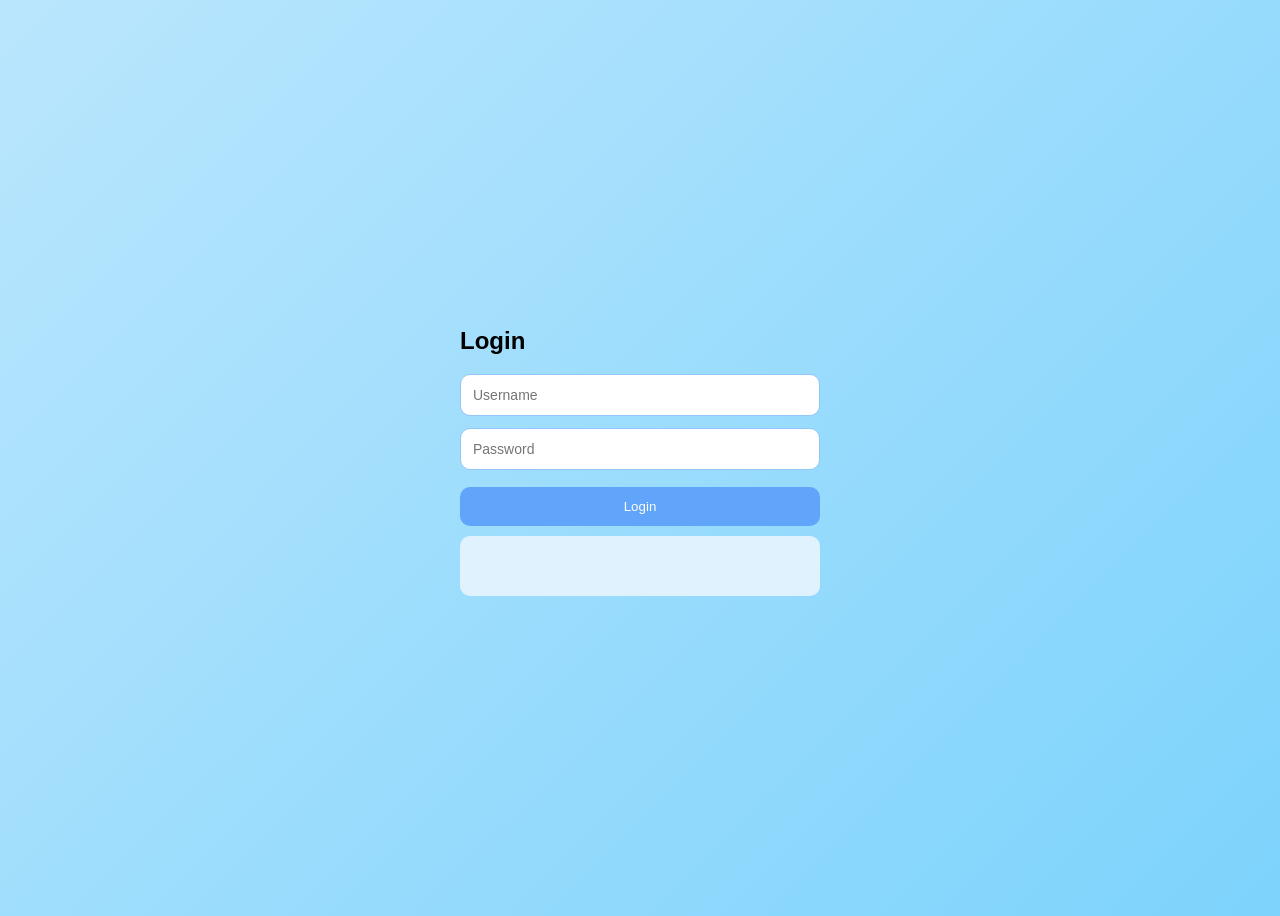
<file: fetch/index.html>
<!DOCTYPE html>
<html lang="en">
<head>
  <meta charset="UTF-8">
  <title>Login</title>
  <link rel="stylesheet" href="./css/style.css">
</head>
<body>

  <div class="container">
    <h2>Login</h2>

    <input type="text" id="username" placeholder="Username">
    <input type="password" id="password" placeholder="Password">

    <button onclick="login()">Login</button>

    <pre id="output"></pre>
  </div>
  <script src="./js/fetch.js"></script>
</body>
</html>
</file>
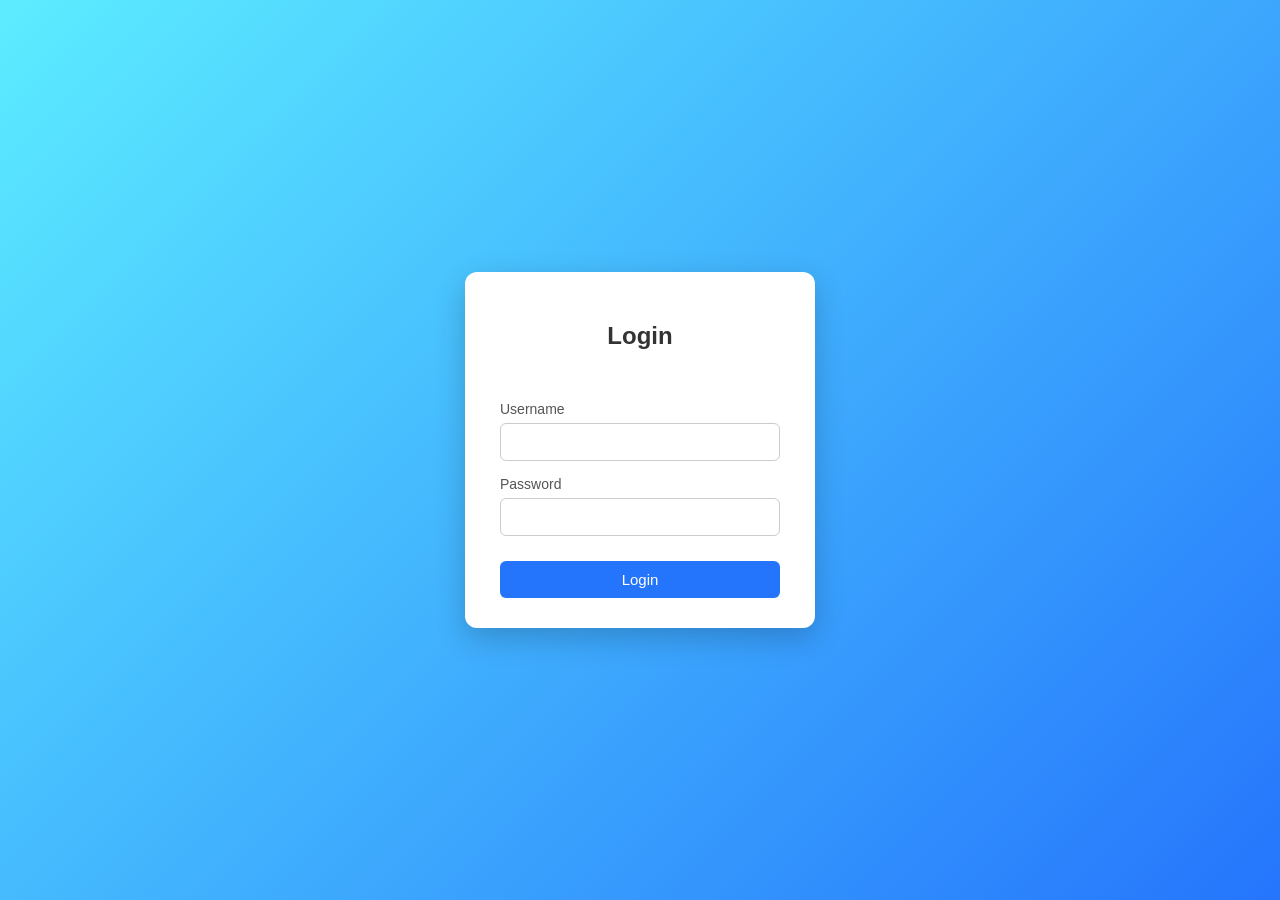
<file: first-js/index.html>
<!DOCTYPE html>
<html lang="en">
<head>
<meta charset="UTF-8">
<title>Login</title>
<link rel="stylesheet" href="./css/style.css">
<script src="./js/login.js"></script>
</head>

<body>

<div class="login-container">
    <h2>Login</h2>
    <p class="error" id="error"></p>

    <form method="POST" action="">
        <div class="form-group">
            <label>Username</label>
            <input type="text" id="username">
        </div>

        <div class="form-group">
            <label>Password</label>
            <input type="password" id="password">
        </div>

        <button class="login-btn" type="button" onclick="login()">Login</button>
    </form>
</div>

</body>
</html>
</file>
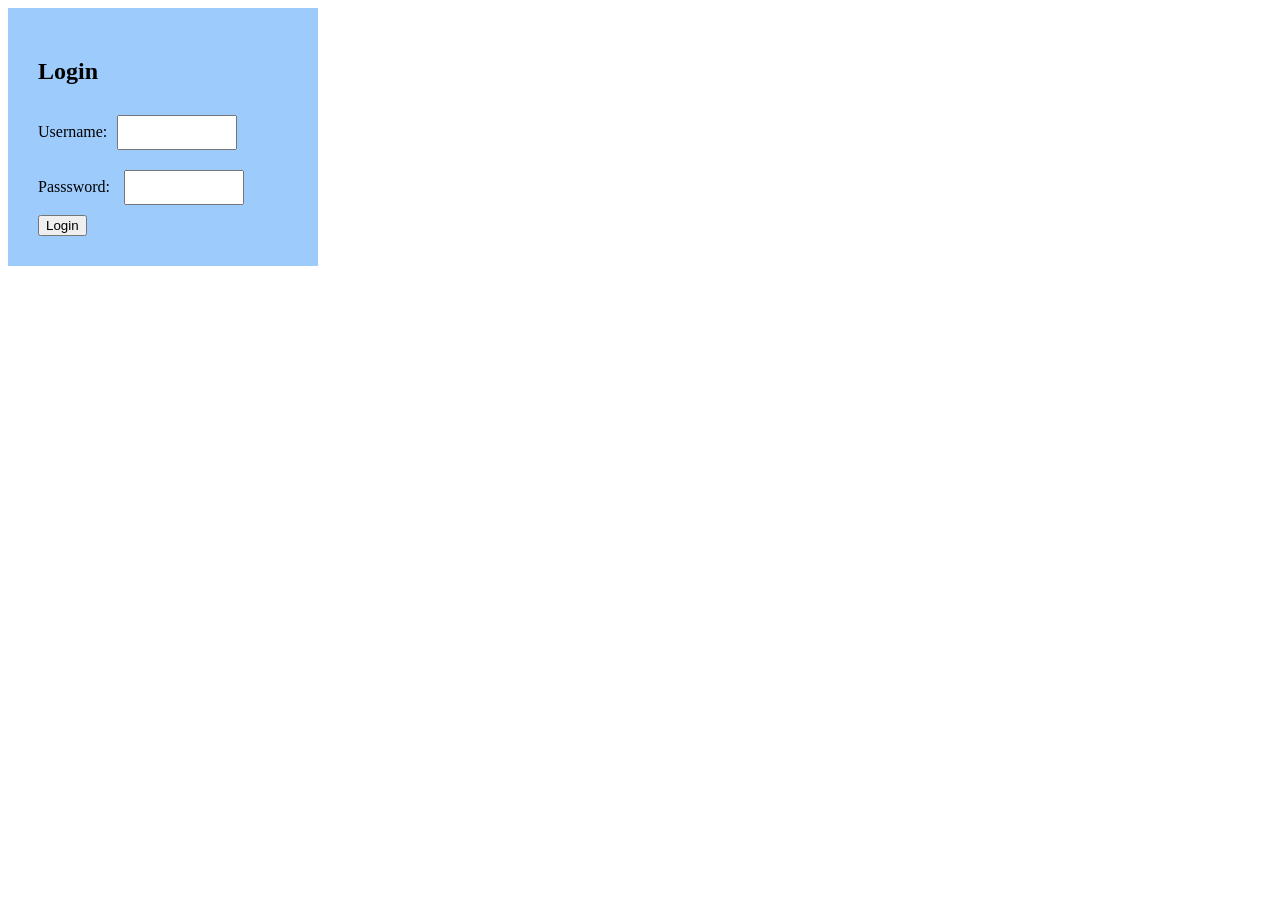
<file: firstactivity/index.html>
<!DOCTYPE html>
<html lang="en">
<head>
    <meta charset="UTF-8">
    <meta name="viewport" content="width=<device-width>, initial-scale=1.0">
    <title>Document</title>

    <style>
        buttom {
            padding: 10px 20px;
            background: #9dcbfc;
            color: white;
            border: none;
            boarder-radius: 5px;
            cursor: pointer;
        }
        .login-box {
            background: #9dcbfc;
            padding: 30px;
            width: 250px;
            boarder-radius: 10px;
            border-shadow: 0 0 10px #92d9eb;
        }
        input {
            width: 100px;
            padding: 8px;
            margin: 10px;
        }

        button:hover {
            width: 100px;
            padding: 8px;
            background-color: #5e93cc;
            color: rgb(120, 134, 196);
            boarder: none;
        }
    </style>

</head>
<body>
    <div class="login-box"> 
        <h2>Login</h2>
    Username:<input type="text"name="username"><br>
    Passsword: <input type="text"name="password"><br>

    <button type="submit">Login</button>
    </div>
</body>
</html>
</file>
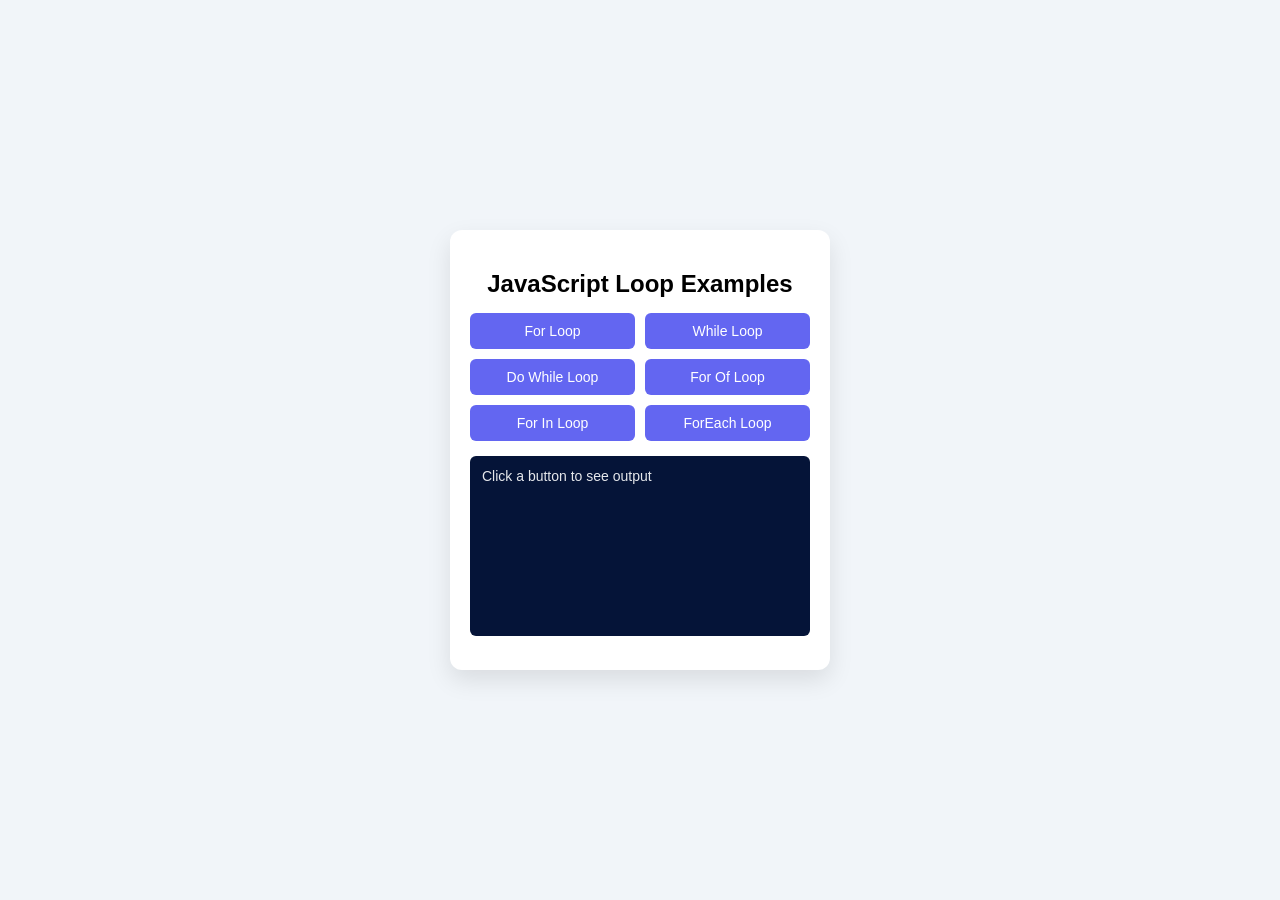
<file: loops/index.html>
<!DOCTYPE html>
<html lang="en">
<head>
  <meta charset="UTF-8">
  <title>JavaScript Loop Demo</title>
  <link rel="stylesheet" href="./css/style.css">
</head>
<body>

  <div class="container">
    <h2>JavaScript Loop Examples</h2>

    <div class="buttons">
      <button onclick="forLoop()">For Loop</button>
      <button onclick="whileLoop()">While Loop</button>
      <button onclick="doWhileLoop()">Do While Loop</button>
      <button onclick="forOfLoop()">For Of Loop</button>
      <button onclick="forInLoop()">For In Loop</button>
      <button onclick="forEachLoop()">ForEach Loop</button>
    </div>

    <!-- IMPORTANT: this ID MUST be "output" -->
    <pre id="output">Click a button to see output</pre>
  </div>

  <!-- IMPORTANT: script goes at the BOTTOM -->
  <script src="./js/script.js"></script>
</body>
</html>
</file>
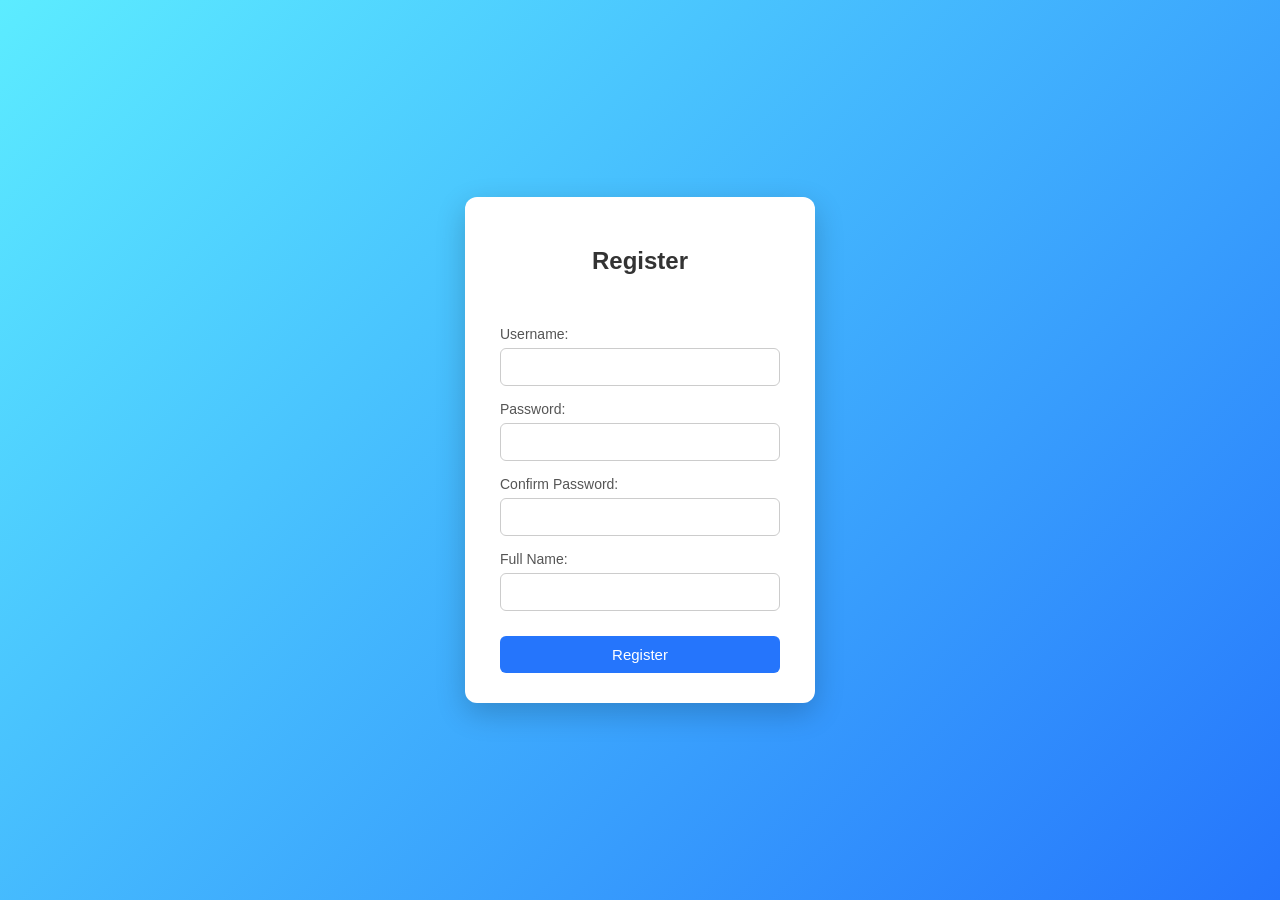
<file: first-js/register.html>
<!DOCTYPE html>
<html lang="en">
<head>
<meta charset="UTF-8">
<title>Register</title>
<link rel="stylesheet" href="./css/stylereg.css">
<script src="./js/register.js"></script>
</head>

<body>

<div class="login-container">
    <h2>Register</h2>
    <form method="POST" action="">
        <p class="error" id="error"></p>
        <div class="form-group">
            <label>Username: </label>
            <input type="text" id="username">
        </div>
        
        <div class="form-group">
            <label>Password: </label>
            <input type="password" id="password">
        </div>

        <div class="form-group">
            <label>Confirm Password: </label>
            <input type="password" id="confirmPassword">
        </div>

        <div class="form-group">
            <label>Full Name: </label>
            <input type="fullname" id="fullname">
        </div>

        <button class="register-btn" type="button" onclick="register()">Register</button>

    </form>
</div>

</body>
</html>
</file>
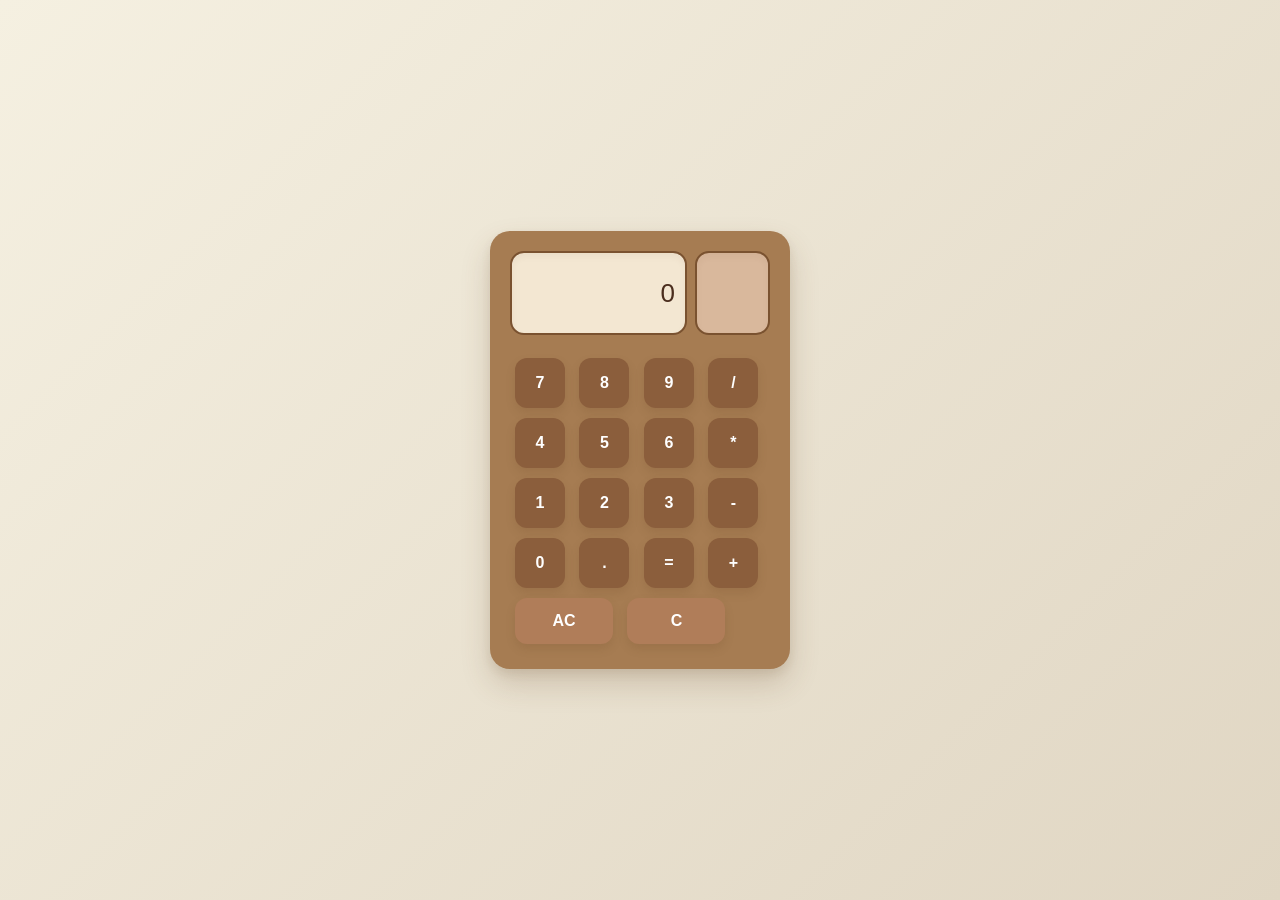
<file: functions/calculator.html>
<!DOCTYPE html>
<html lang="en">
<head>
    <meta charset="UTF-8">
    <title>Violet Calculator</title>
    <link rel="stylesheet" href="./css/calcu.css">

</head>

<body>

<div class="calculator">

    <div class="display">
        <input type="text" id="valueBox" value="0" readonly>
        <input type="text" id="operatorBox" value="" readonly>
    </div>

    <div class="buttons">
        <button class="btn" onclick="appendNumber('7')">7</button>
        <button class="btn" onclick="appendNumber('8')">8</button>
        <button class="btn" onclick="appendNumber('9')">9</button>
        <button class="btn" onclick="setOperator('/')">/</button><br>

        <button class="btn" onclick="appendNumber('4')">4</button>
        <button class="btn" onclick="appendNumber('5')">5</button>
        <button class="btn" onclick="appendNumber('6')">6</button>
        <button class="btn" onclick="setOperator('*')">*</button><br>

        <button class="btn" onclick="appendNumber('1')">1</button>
        <button class="btn" onclick="appendNumber('2')">2</button>
        <button class="btn" onclick="appendNumber('3')">3</button>
        <button class="btn" onclick="setOperator('-')">-</button><br>

        <button class="btn" onclick="appendNumber('0')">0</button>
        <button class="btn" onclick="appendNumber('.')">.</button>
        <button class="btn" onclick="calculate()">=</button>
        <button class="btn" onclick="setOperator('+')">+</button><br>

        <button class="button" onclick="clearAll()">AC</button>
        <button class="button" onclick="backspace()">C</button>
    </div>

</div>
<script src="./js/calcu.js"></script>

</body>
</html>
</file>
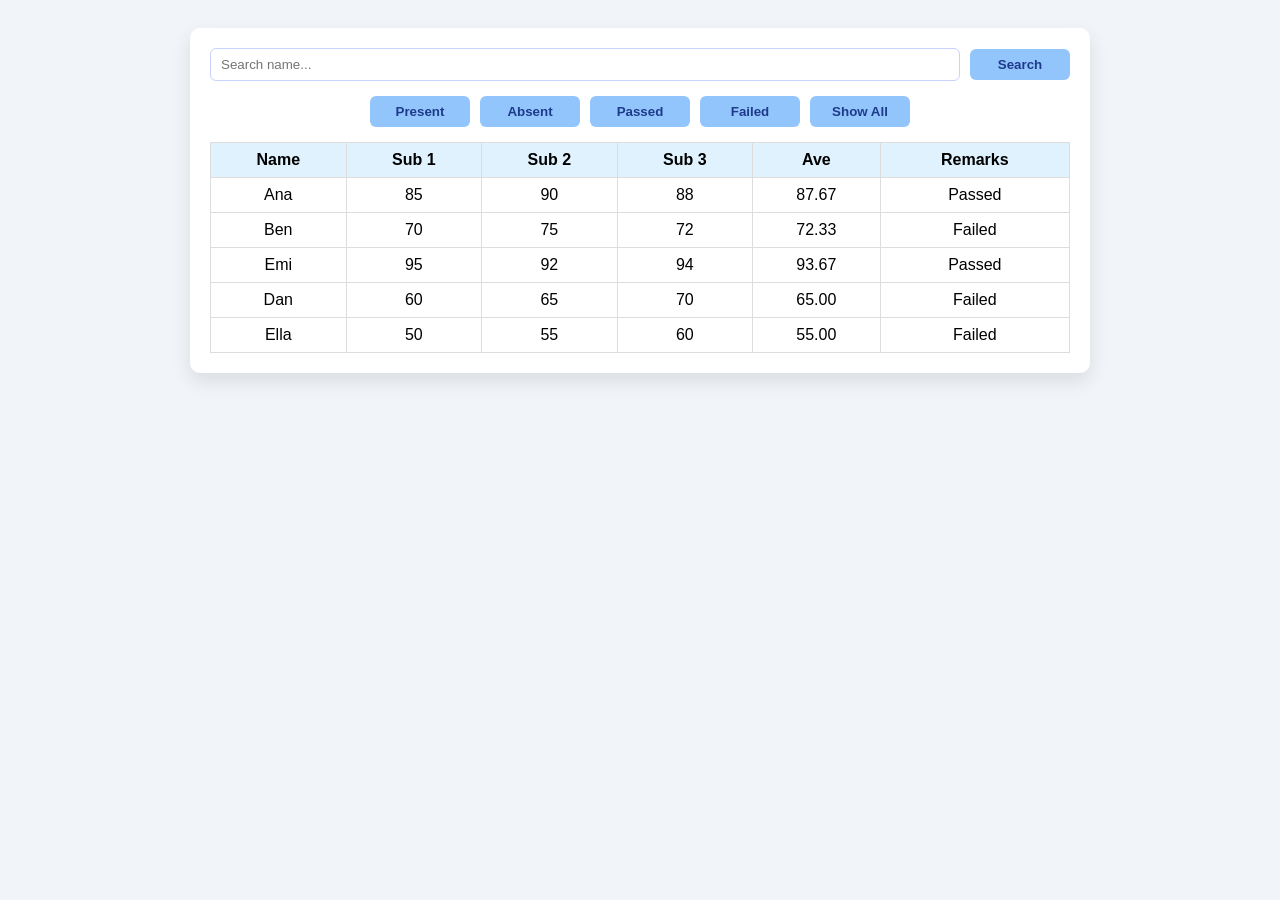
<file: loops/student_info.html>
<!DOCTYPE html>
<html lang="en">
<head>
  <meta charset="UTF-8">
  <title>Student Record</title>
  <link rel="stylesheet" href="./css/student.css">
</head>
<body>

  <div class="container">
    <div class="top-bar">
      <input type="text" id="searchInput" placeholder="Search name...">
      <button onclick="searchStudent()">Search</button>
    </div>

    <div class="filters">
      <button onclick="filterStudents('present')">Present</button>
      <button onclick="filterStudents('absent')">Absent</button>
      <button onclick="filterStudents('passed')">Passed</button>
      <button onclick="filterStudents('failed')">Failed</button>
      <button onclick="showAllStudents()">Show All</button>
    </div>

    <table>
      <thead>
        <tr>
          <th>Name</th>
          <th>Sub 1</th>
          <th>Sub 2</th>
          <th>Sub 3</th>
          <th>Ave</th>
          <th>Remarks</th>
        </tr>
      </thead>
      <tbody id="tableBody">
        <!-- data here -->
      </tbody>
    </table>
  </div>

  <script src="./js/student.js"></script>
</body>
</html>
</file>
<file: fetch/css/style.css>
/* Reset & font */
* {
  box-sizing: border-box;
  font-family: 'Poppins', sans-serif;
}

body {
  height: 100vh;
  background: linear-gradient(135deg, #bae6fd, #7dd3fc); /* soft pastel blue gradient */
  display: flex;
  justify-content: center;
  align-items: center;
}

.container {
  width: 360px;
}

/* Card */
.card {
  background: #ffffff;
  padding: 25px;
  border-radius: 16px;
  box-shadow: 0 15px 30px rgba(0,0,0,0.1);
  text-align: center;
  position: relative;
}

/* Login Header Box */
.card h2 {
  background: #60a5fa; /* pastel blue header */
  color: white;
  padding: 12px 0;
  border-radius: 12px;
  font-weight: 600;
  margin-bottom: 20px;
  text-align: center;
  box-shadow: 0 5px 10px rgba(0, 0, 0, 0.1);
}

/* Inputs */
input {
  width: 100%;
  padding: 12px;
  margin-bottom: 12px;
  border-radius: 10px;
  border: 1px solid #93c5fd;
  font-size: 14px;
  transition: border 0.3s, box-shadow 0.3s;
}

input:focus {
  border-color: #3b82f6; /* deeper pastel blue focus */
  outline: none;
  box-shadow: 0 0 8px rgba(59, 130, 246, 0.3);
}

/* Buttons */
button {
  padding: 12px;
  width: 100%;
  border: none;
  border-radius: 10px;
  background: #60a5fa; /* pastel blue button */
  color: white;
  cursor: pointer;
  margin-top: 5px;
  font-weight: 500;
  transition: background 0.3s, transform 0.2s;
}

button:hover {
  background: #3b82f6; /* deeper blue on hover */
  transform: translateY(-2px);
}

/* Multi-buttons grid */
.buttons {
  display: grid;
  grid-template-columns: repeat(3, 1fr);
  gap: 8px;
  margin-bottom: 15px;
}

/* Response box / output */
pre {
  background: #e0f2fe; /* light pastel blue */
  color: #1e3a8a; /* deep blue text */
  padding: 10px;
  border-radius: 10px;
  height: 60px; /* smaller box */
  overflow-y: auto;
  text-align: center;
  font-size: 13px;
  margin-top: 10px;
}

/* Logout button */
.logout {
  background: #93c5fd; /* lighter pastel blue */
  margin-top: 15px;
  color: #1e3a8a;
}

.logout:hover {
  background: #60a5fa;
}

/* Hidden helper class */
.hidden {
  display: none;
}

/* Error message */
#error {
  color: #2563eb; /* medium blue */
  font-size: 13px;
  margin-top: 5px;
}
</file>
<file: first-js/css/style.css>
* {
        box-sizing: border-box;
        font-family: "Poppins", Tahoma, sans-serif;
    }

    body {
        margin: 0;
        height: 100vh;
        background: linear-gradient(135deg, #5cecff, #2575fc);
        display: flex;
        justify-content: center;
        align-items: center;
    }

    .login-container {
        background: #ffffff;
        padding: 30px 35px;
        width: 350px;
        border-radius: 12px;
        box-shadow: 0 10px 30px rgba(0, 0, 0, 0.2);
    }

    .login-container h2 {
        text-align: center;
        margin-bottom: 25px;
        color: #333;
    }

    .form-group {
        margin-bottom: 15px;
    }

    .form-group label {
        display: block;
        margin-bottom: 6px;
        font-size: 14px;
        color: #555;
    }

    .form-group input {
        width: 100%;
        padding: 10px 12px;
        border-radius: 6px;
        border: 1px solid #ccc;
        font-size: 14px;
    }

    .form-group input:focus {
        outline: none;
        border-color: #2575fc;
    }

    .login-btn {
        width: 100%;
        padding: 10px;
        border: none;
        border-radius: 6px;
        background: #2575fc;
        color: #fff;
        font-size: 15px;
        cursor: pointer;
        margin-top: 10px;
    }

    .login-btn:hover {
        background: #1a5edb;
    }

    .error {
        color:#1145a5;
        padding: 5px;
        border: 2px rgba(114, 190, 241, 0.295);
        background-color:#1145a5;
        border-radius: 5px;
        visibility: hidden; 
    }
</file>
<file: loops/css/style.css>
* {
  box-sizing: border-box;
  font-family: Arial, sans-serif;
}

body {
  min-height: 100vh;
  margin: 0;
  background: #f1f5f9;
  display: flex;
  justify-content: center;
  align-items: center;
}

.container {
  background: #ffffff;
  padding: 20px;
  width: 380px;
  border-radius: 12px;
  box-shadow: 0 10px 25px rgba(0, 0, 0, 0.1);
}

h2 {
  text-align: center;
  margin-bottom: 15px;
}

.buttons {
  display: grid;
  grid-template-columns: repeat(2, 1fr);
  gap: 10px;
  margin-bottom: 15px;
}

button {
  padding: 10px;
  border: none;
  border-radius: 6px;
  background: #6366f1;
  color: white;
  font-size: 14px;
  cursor: pointer;
  transition: background 0.2s ease;
}

button:hover {
  background: #6963eb;
}

#output {
  background: #051438;
  color: #e5e7eb;
  padding: 12px;
  height: 180px;
  overflow-y: auto;
  border-radius: 6px;
  font-size: 14px;
  white-space: pre-wrap;
}
</file>
<file: first-js/css/stylereg.css>
* {
        box-sizing: border-box;
        font-family: "Poppins", Tahoma, sans-serif;
    }

    body {
        margin: 0;
        height: 100vh;
        background: linear-gradient(135deg, #5cecff, #2575fc);
        display: flex;
        justify-content: center;
        align-items: center;
    }

    .login-container {
        background: #ffffff;
        padding: 30px 35px;
        width: 350px;
        border-radius: 12px;
        box-shadow: 0 10px 30px rgba(0, 0, 0, 0.2);
    }

    .login-container h2 {
        text-align: center;
        margin-bottom: 25px;
        color: #333;
    }

    .form-group {
        margin-bottom: 15px;
    }

    .form-group label {
        display: block;
        margin-bottom: 6px;
        font-size: 14px;
        color: #555;
    }

    .form-group input {
        width: 100%;
        padding: 10px 12px;
        border-radius: 6px;
        border: 1px solid #ccc;
        font-size: 14px;
    }

    .form-group input:focus {
        outline: none;
        border-color: #2575fc;
    }

    .register-btn {
        width: 100%;
        padding: 10px;
        border: none;
        border-radius: 6px;
        background: #2575fc;
        color: #fff;
        font-size: 15px;
        cursor: pointer;
        margin-top: 10px;
    }

    .login-btn:hover {
        background: #1a5edb;
    }
    
    .error {
        color:#1145a5;
        padding: 5px;
        border: 2px rgba(114, 190, 241, 0.295);
        background-color:#8953ec;
        border-radius: 5px;
        visibility: hidden;
    }
</file>
<file: functions/css/calcu.css>
body {
    font-family: 'Segoe UI', Arial, sans-serif;
    background: linear-gradient(135deg, #f5f0e1, #e0d6c3); /* soft beige-brown gradient */
    display: flex;
    justify-content: center;
    align-items: center;
    height: 100vh;
    margin: 0;
}

.calculator {
    width: 260px;
    padding: 20px;
    border-radius: 20px;
    background: #a67c52; /* warm brown */
    box-shadow: 0 15px 30px rgba(101, 67, 33, 0.2), 0 5px 10px rgba(101, 67, 33, 0.1);
}

/* DISPLAY AREA */
.display {
    display: flex;
    gap: 8px;
    margin-bottom: 18px;
}

#valueBox {
    width: 75%;
    height: 60px;
    font-size: 26px;
    text-align: right;
    padding: 10px;
    border-radius: 14px;
    border: 2px solid #7a5230; /* darker brown border */
    background: #f3e7d2; /* light beige */
    color: #4b2e1e; /* deep brown text */
    box-shadow: inset 0 4px 6px rgba(101, 67, 33, 0.05);
}

#operatorBox {
    width: 25%;
    height: 60px;
    font-size: 26px;
    text-align: center;
    padding: 10px;
    border-radius: 14px;
    border: 2px solid #7a5230;
    background: #d9b89c; /* soft brown */
    color: #4b2e1e;
    font-weight: bold;
    box-shadow: inset 0 4px 6px rgba(101, 67, 33, 0.05);
}

/* BUTTONS */
.btn {
    height: 50px;
    width: 50px;
    margin: 5px;
    border-radius: 12px;
    border: none;
    font-size: 16px;
    font-weight: bold;
    background: #8b5e3c; /* medium brown */
    color: white;
    cursor: pointer;
    transition: 0.25s;
    box-shadow: 0 5px 10px rgba(101, 67, 33, 0.15);
}

.btn:hover {
    background: #6f4223; /* darker brown hover */
    transform: scale(1.08);
}

.button {
    height: 46px;
    width: 98px;
    margin: 5px;
    border-radius: 12px;
    border: none;
    font-size: 16px;
    font-weight: bold;
    background: #b07d59; /* lighter brown */
    color: white;
    cursor: pointer;
    transition: 0.25s;
    box-shadow: 0 5px 10px rgba(101, 67, 33, 0.15);
}

.button:hover {
    background: #6f4223; /* darker brown hover */
    transform: scale(1.08);
}
</file>
<file: loops/css/student.css>
* {
  box-sizing: border-box;
  font-family: Arial, sans-serif;
}

body {
  background: #f1f5f9;
  padding: 20px;
}

.container {
  max-width: 900px;
  margin: auto;
  background: white;
  padding: 20px;
  border-radius: 10px;
  box-shadow: 0 8px 20px rgba(0,0,0,0.1);
}

.top-bar {
  display: flex;
  gap: 10px;
  margin-bottom: 15px;
  align-items: center;
}

.top-bar input {
  flex: 1;
  padding: 8px 10px;
  border: 1px solid #c7d2fe;
  border-radius: 6px;
}

.filters {
  display: flex;
  gap: 10px;
  margin-bottom: 15px;
  flex-wrap: wrap;          
  justify-content: center;  
}

button {
  padding: 8px 16px;
  border: none;
  background: #93c5fd;      
  color: #1e3a8a;
  border-radius: 6px;
  cursor: pointer;
  font-weight: 600;
  min-width: 100px;         
}

button:hover {
  background: #bfdbfe;      
}

table {
  width: 100%;
  border-collapse: collapse;
}

th, td {
  border: 1px solid #ddd;
  padding: 8px;
  text-align: center;
}

th {
  background: #e0f2fe;      
}


.pass {
  color: #16a34a;
  font-weight: bold;
}

.fail {
  color: #dc2626;
  font-weight: bold;
}
</file>
